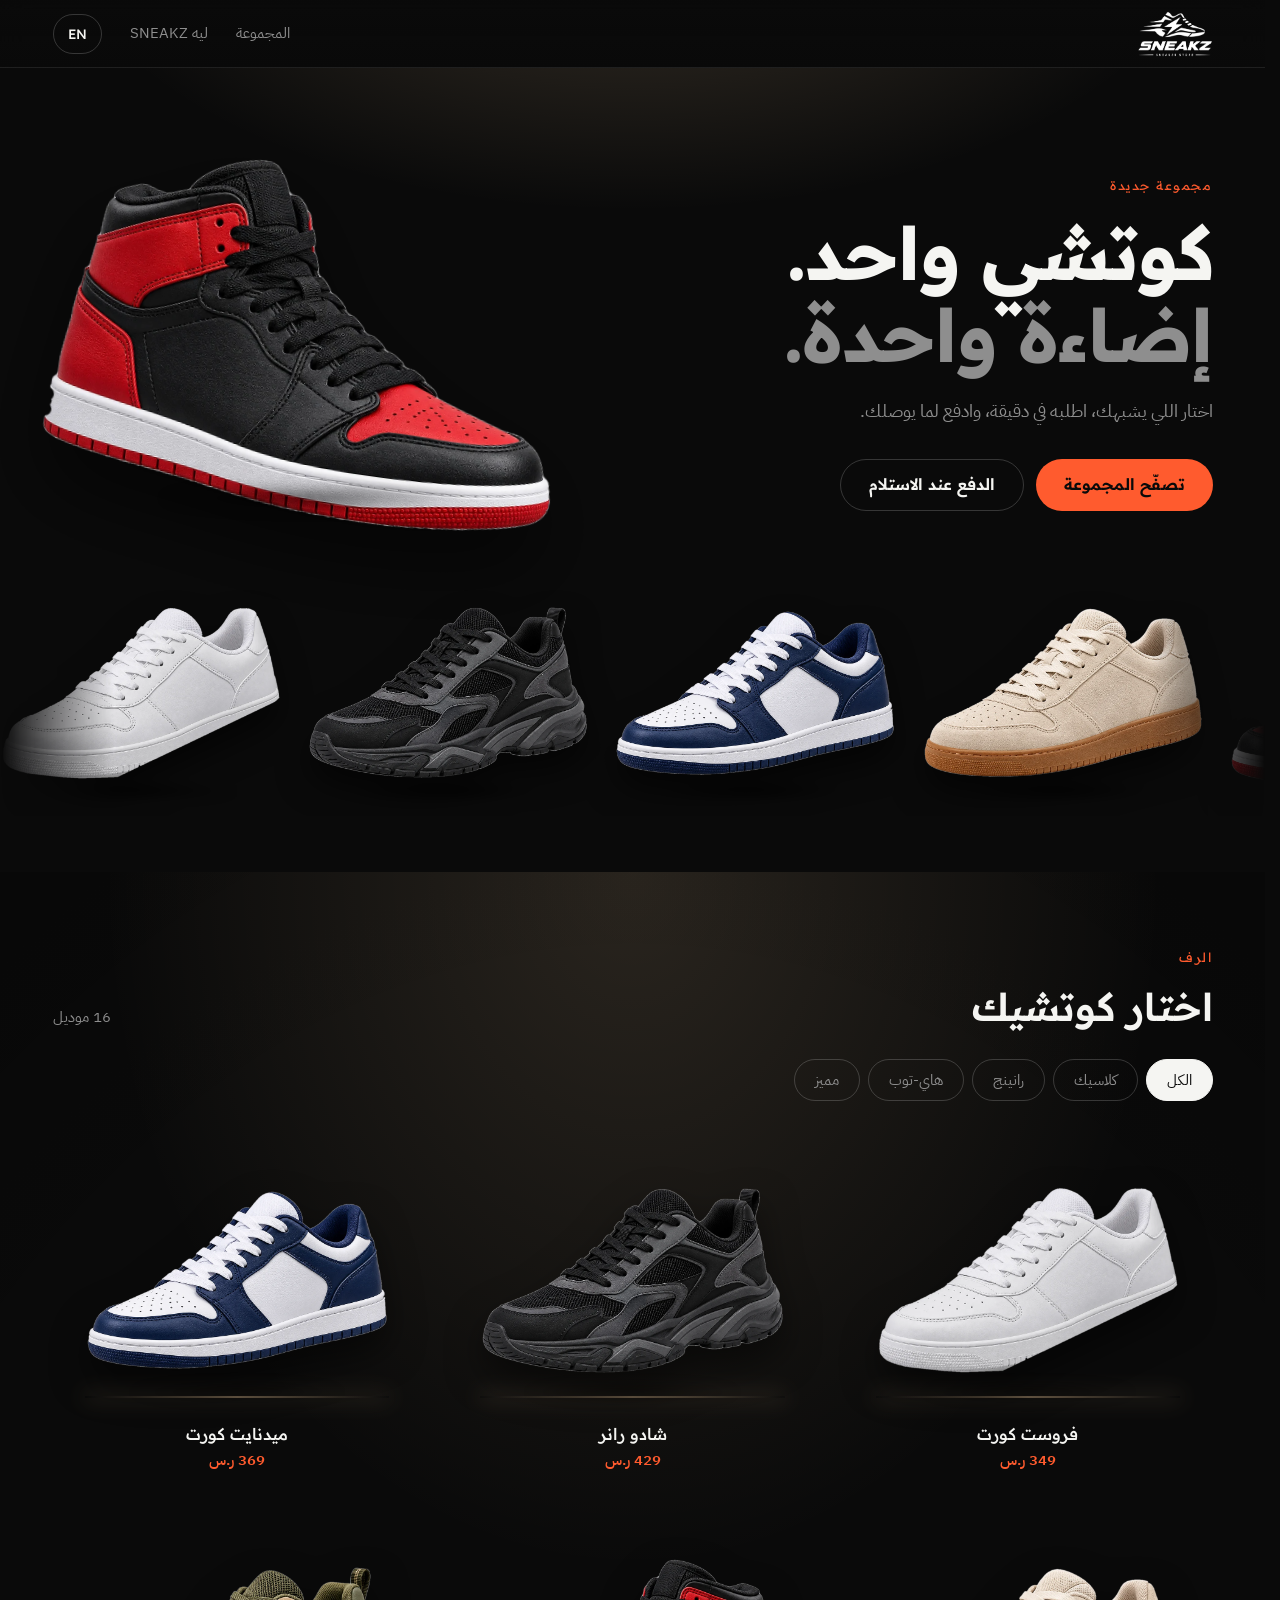
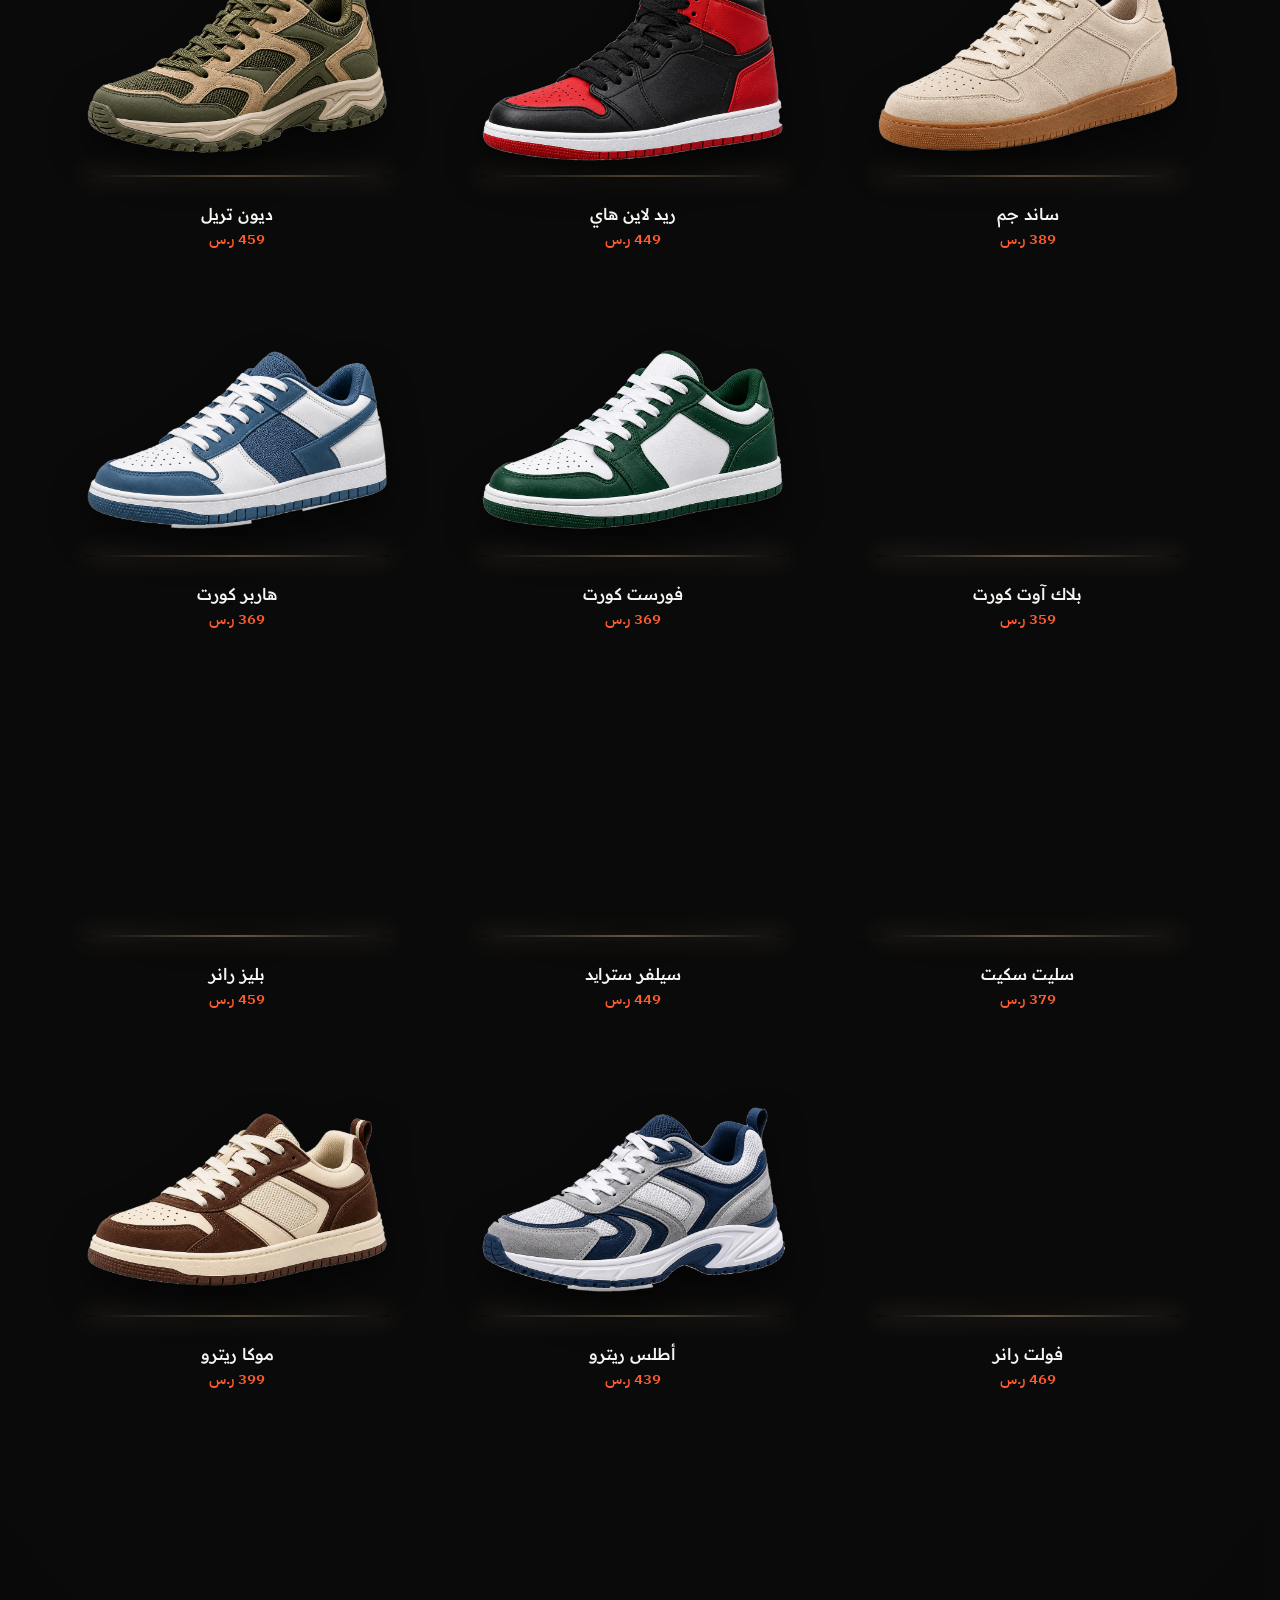
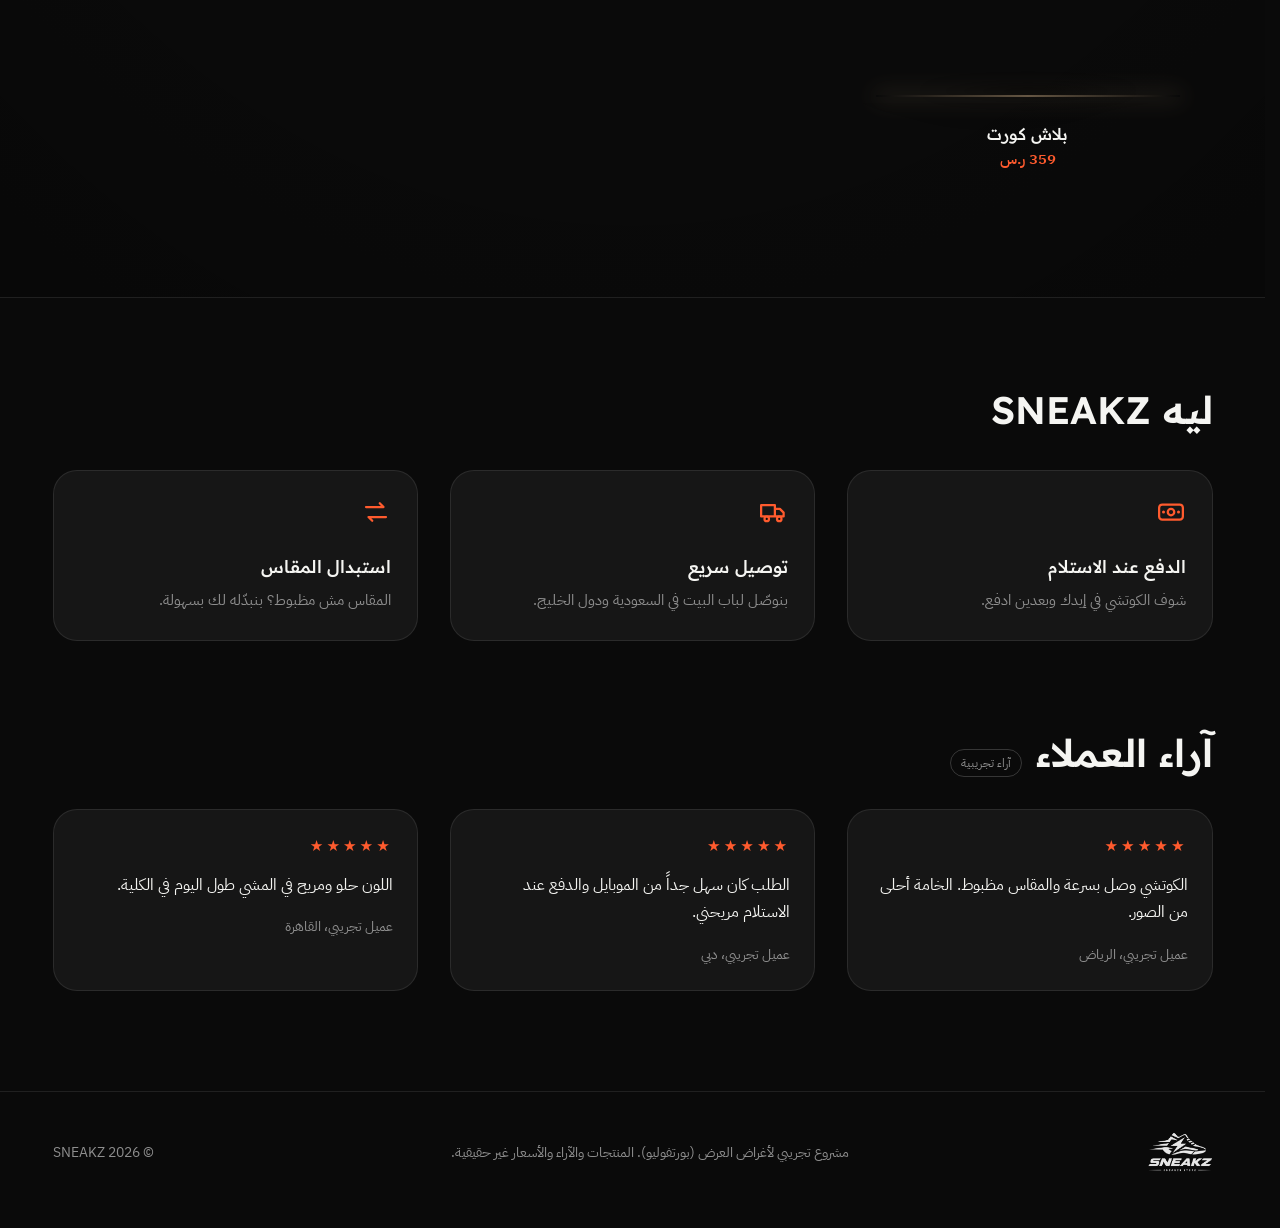
<file: index.html>
<!doctype html>
<html lang="ar" dir="rtl">
<head>
  <meta charset="utf-8">
  <meta name="viewport" content="width=device-width, initial-scale=1, viewport-fit=cover">
  <title>SNEAKZ | كوتشيات بتفرق</title>
  <meta name="description" content="متجر SNEAKZ للكوتشيات. اختار كوتشيك، اطلب، وادفع عند الاستلام.">
  <meta name="theme-color" content="#0a0a0a">

  <!-- مشاركة الرابط (هنضيف صورة og:image في مرحلة الـ SEO) -->
  <meta property="og:type" content="website">
  <meta property="og:title" content="SNEAKZ | كوتشيات بتفرق">
  <meta property="og:description" content="اختار كوتشيك، اطلب، وادفع عند الاستلام.">
  <meta property="og:locale" content="ar_AR">

  <link rel="icon" type="image/png" sizes="32x32" href="assets/favicon-32.png">
  <link rel="icon" type="image/png" sizes="512x512" href="assets/favicon-512.png">
  <link rel="apple-touch-icon" href="assets/apple-touch-icon.png">

  <link rel="preconnect" href="https://fonts.googleapis.com">
  <link rel="preconnect" href="https://fonts.gstatic.com" crossorigin>
  <link rel="stylesheet" href="https://fonts.googleapis.com/css2?family=IBM+Plex+Sans+Arabic:wght@300;400;500;600&family=Readex+Pro:wght@300;400;500;600;700&display=swap">
  <link rel="stylesheet" href="css/style.css">
</head>

<body>

<!-- أيقونات SVG (بتتستخدم بـ <use>) -->
<svg width="0" height="0" style="position:absolute" aria-hidden="true">
  <symbol id="i-x" viewBox="0 0 24 24"><path d="M6 6l12 12M18 6L6 18" fill="none" stroke="currentColor" stroke-width="2" stroke-linecap="round"/></symbol>
  <symbol id="i-chev" viewBox="0 0 24 24"><path d="M9 5l7 7-7 7" fill="none" stroke="currentColor" stroke-width="2" stroke-linecap="round" stroke-linejoin="round"/></symbol>
  <symbol id="i-cash" viewBox="0 0 24 24"><rect x="2.5" y="6" width="19" height="12" rx="2.5" fill="none" stroke="currentColor" stroke-width="1.8"/><circle cx="12" cy="12" r="2.6" fill="none" stroke="currentColor" stroke-width="1.8"/><path d="M6 12h.01M18 12h.01" stroke="currentColor" stroke-width="2.4" stroke-linecap="round"/></symbol>
  <symbol id="i-truck" viewBox="0 0 24 24"><path d="M2.5 6.5h11v9h-11zM13.5 9.5h4l3 3v3h-7z" fill="none" stroke="currentColor" stroke-width="1.8" stroke-linejoin="round"/><circle cx="7" cy="17.5" r="1.8" fill="var(--bg)" stroke="currentColor" stroke-width="1.8"/><circle cx="17" cy="17.5" r="1.8" fill="var(--bg)" stroke="currentColor" stroke-width="1.8"/></symbol>
  <symbol id="i-swap" viewBox="0 0 24 24"><path d="M4 8h14l-3-3M20 16H6l3 3" fill="none" stroke="currentColor" stroke-width="1.8" stroke-linecap="round" stroke-linejoin="round"/></symbol>
  <symbol id="i-check" viewBox="0 0 24 24"><path d="M5 12.5l4.5 4.5L19 7.5" fill="none" stroke="currentColor" stroke-width="2.4" stroke-linecap="round" stroke-linejoin="round"/></symbol>
  <symbol id="i-info" viewBox="0 0 24 24"><circle cx="12" cy="12" r="9" fill="none" stroke="currentColor" stroke-width="1.8"/><path d="M12 11v5M12 8h.01" stroke="currentColor" stroke-width="2" stroke-linecap="round"/></symbol>
</svg>

<a class="skip-link" href="#shelf" data-i18n="skip">تخطي إلى المحتوى</a>

<!-- ======================= الهيدر ======================= -->
<header class="header">
  <div class="container header__inner">
    <a class="brand" href="#top" aria-label="SNEAKZ">
      <img src="assets/logo.webp" alt="SNEAKZ" width="76" height="46">
    </a>
    <nav class="header__nav" aria-label="main">
      <a class="header__link" href="#shelf" data-i18n="nav.shop">المجموعة</a>
      <a class="header__link" href="#why" data-i18n="nav.why">ليه SNEAKZ</a>
      <button class="lang-btn" id="langBtn" type="button" aria-label="Switch to English">EN</button>
    </nav>
  </div>
</header>

<main id="top">

  <!-- ======================= الهيرو ======================= -->
  <section class="hero">
    <div class="container hero__inner">
      <div class="hero__text">
        <span class="eyebrow" data-i18n="hero.eyebrow">مجموعة جديدة</span>
        <h1 class="hero__title">
          <b data-i18n="hero.title1" style="font-weight:inherit">كوتشي واحد.</b>
          <span data-i18n="hero.title2">إضاءة واحدة.</span>
        </h1>
        <p class="hero__sub" data-i18n="hero.sub">اختار اللي يشبهك، اطلبه في دقيقة، وادفع لما يوصلك.</p>
        <div class="hero__actions">
          <a class="btn btn--primary" href="#shelf" data-i18n="hero.cta">تصفّح المجموعة</a>
          <a class="btn btn--ghost" href="#why" data-i18n="hero.cta2">الدفع عند الاستلام</a>
        </div>
      </div>
      <div class="hero__visual">
        <div class="hero__stage" id="heroStage">
          <img id="heroImg" src="assets/products/shoe-05.webp" alt="" width="560" height="381" fetchpriority="high">
        </div>
      </div>
    </div>

    <!-- شريط الكوتشيات المتحرك: بيتملي من app.js -->
    <div class="marquee" id="marquee" role="region" aria-label="كوتشيات SNEAKZ">
      <div class="marquee__track" id="marqueeTrack"></div>
    </div>
  </section>

  <!-- ======================= الرف ======================= -->
  <section class="shelf-section" id="shelf" aria-labelledby="shelfTitle">
    <div class="container">
      <div class="shelf-head">
        <div>
          <span class="eyebrow" data-i18n="shelf.eyebrow">الرف</span>
          <h2 class="section-title" id="shelfTitle" data-i18n="shelf.title">اختار كوتشيك</h2>
        </div>
        <p class="shelf-count" id="shelfCount" aria-live="polite"></p>
      </div>

      <div class="filters" id="filters" role="group" aria-label="filter"></div>

      <div class="shelf" id="shelfGrid"></div>
      <div class="dots" id="dots" aria-hidden="false"></div>
    </div>
  </section>

  <!-- ======================= المميزات ======================= -->
  <section class="features" id="why">
    <div class="container">
      <h2 class="section-title" data-i18n="why.title">ليه SNEAKZ</h2>
      <div class="features__grid">
        <article class="feature">
          <svg class="icon" aria-hidden="true"><use href="#i-cash"/></svg>
          <h3 data-i18n="why.1.t">الدفع عند الاستلام</h3>
          <p data-i18n="why.1.p">شوف الكوتشي في إيدك وبعدين ادفع.</p>
        </article>
        <article class="feature">
          <svg class="icon" aria-hidden="true"><use href="#i-truck"/></svg>
          <h3 data-i18n="why.2.t">توصيل سريع</h3>
          <p data-i18n="why.2.p">بنوصّل لباب البيت في السعودية ودول الخليج.</p>
        </article>
        <article class="feature">
          <svg class="icon" aria-hidden="true"><use href="#i-swap"/></svg>
          <h3 data-i18n="why.3.t">استبدال المقاس</h3>
          <p data-i18n="why.3.p">المقاس مش مظبوط؟ بنبدّله لك بسهولة.</p>
        </article>
      </div>
    </div>
  </section>

  <!-- ======================= الآراء (تجريبية) ======================= -->
  <section class="reviews">
    <div class="container">
      <div class="reviews__head">
        <h2 class="section-title" data-i18n="rev.title">آراء العملاء</h2>
        <span class="demo-tag" data-i18n="rev.demo">آراء تجريبية</span>
      </div>
      <div class="reviews__grid">
        <figure class="review" style="margin:0">
          <div class="review__stars" aria-hidden="true">★★★★★</div>
          <p data-i18n="rev.1">الكوتشي وصل بسرعة والمقاس مظبوط. الخامة أحلى من الصور.</p>
          <footer data-i18n="rev.1.n">عميل تجريبي، الرياض</footer>
        </figure>
        <figure class="review" style="margin:0">
          <div class="review__stars" aria-hidden="true">★★★★★</div>
          <p data-i18n="rev.2">الطلب كان سهل جداً من الموبايل والدفع عند الاستلام مريحني.</p>
          <footer data-i18n="rev.2.n">عميل تجريبي، دبي</footer>
        </figure>
        <figure class="review" style="margin:0">
          <div class="review__stars" aria-hidden="true">★★★★★</div>
          <p data-i18n="rev.3">اللون حلو ومريح في المشي طول اليوم في الكلية.</p>
          <footer data-i18n="rev.3.n">عميل تجريبي، القاهرة</footer>
        </figure>
      </div>
    </div>
  </section>
</main>

<!-- ======================= الفوتر ======================= -->
<footer class="footer">
  <div class="container footer__inner">
    <img src="assets/logo.webp" alt="SNEAKZ" width="66" height="40">
    <p data-i18n="footer.text">مشروع تجريبي لأغراض العرض (بورتفوليو). المنتجات والآراء والأسعار غير حقيقية.</p>
    <p data-i18n="footer.copy">© 2026 SNEAKZ</p>
  </div>
</footer>


<!-- ==========================================================================
     وضع الفوكس + لوحة التفاصيل والطلب
     - كمبيوتر: الكوتشي بيتكبّر في النص واللوحة من الجنب
     - موبايل: اللوحة بتطلع من تحت (Bottom Sheet)
     ========================================================================== -->
<div class="focus" id="focus" role="dialog" aria-modal="true" aria-labelledby="pName" hidden>
  <div class="focus__backdrop" data-close></div>

  <div class="focus__stage" aria-hidden="true">
    <div class="focus__floor"></div>
    <img class="focus__img" id="focusImg" alt="" width="780" height="520">
  </div>

  <button class="focus__nav focus__nav--prev" id="navPrev" type="button" aria-label="السابق">
    <svg class="icon" aria-hidden="true"><use href="#i-chev"/></svg>
  </button>
  <button class="focus__nav focus__nav--next" id="navNext" type="button" aria-label="التالي">
    <svg class="icon" aria-hidden="true"><use href="#i-chev"/></svg>
  </button>
  <div class="focus__counter" id="focusCounter" aria-hidden="true"></div>
  <div class="focus__hint" data-i18n="panel.hint" aria-hidden="true">اضغط Esc للإغلاق، والأسهم للتنقل</div>

  <aside class="panel" id="panel" data-step="details">
    <button class="panel__close" type="button" data-close aria-label="إغلاق" id="closeBtn">
      <svg class="icon" aria-hidden="true"><use href="#i-x"/></svg>
    </button>

    <div class="panel__scroll" id="panelScroll">
      <div class="panel__photo"><img id="panelPhoto" alt="" width="300" height="200"></div>

      <!-- الخطوة 1: التفاصيل -->
      <section class="step step--details">
        <p class="panel__cat" id="pCat"></p>
        <h2 class="panel__name" id="pName"></h2>
        <p class="panel__price" id="pPrice"></p>
        <p class="panel__desc" id="pDesc"></p>

        <div class="field-label" id="sizeLabel">
          <span data-i18n="panel.size">المقاس</span>
          <small data-i18n="panel.sizeNote">مقاسات أوروبية (EU)</small>
        </div>
        <div class="sizes" id="sizes" role="group" aria-labelledby="sizeLabel"></div>
        <p class="field-error" id="sizeError" role="alert"></p>

        <div class="field-label" style="margin-top:8px"><span data-i18n="panel.qty">الكمية</span></div>
        <div class="qty">
          <button type="button" id="qtyMinus" aria-label="-">−</button>
          <output id="qtyOut" aria-live="polite">1</output>
          <button type="button" id="qtyPlus" aria-label="+">+</button>
        </div>

        <ul class="perks">
          <li><svg class="icon" aria-hidden="true"><use href="#i-cash"/></svg><span data-i18n="panel.perk1">الدفع عند الاستلام</span></li>
          <li><svg class="icon" aria-hidden="true"><use href="#i-truck"/></svg><span data-i18n="panel.perk2">توصيل لباب البيت</span></li>
          <li><svg class="icon" aria-hidden="true"><use href="#i-swap"/></svg><span data-i18n="panel.perk3">استبدال المقاس لو ما ناسبش</span></li>
        </ul>
      </section>

      <!-- الخطوة 2: بيانات التوصيل -->
      <section class="step step--form">
        <button class="back-btn" type="button" id="backBtn">
          <svg class="icon" aria-hidden="true"><use href="#i-chev"/></svg>
          <span data-i18n="panel.back">رجوع</span>
        </button>
        <h2 class="panel__name" style="font-size:1.5rem" data-i18n="form.title">بيانات التوصيل</h2>

        <div class="summary" style="margin-top:16px">
          <img id="sumImg" alt="" width="84" height="56">
          <div><b id="sumName"></b><span id="sumMeta"></span></div>
        </div>

        <form class="form" id="orderForm" novalidate autocomplete="on">
          <div class="form__row">
            <label for="fName" data-i18n="form.name">الاسم بالكامل</label>
            <input class="input" id="fName" name="name" type="text" autocomplete="name" required>
            <span class="form__err" id="eName"></span>
          </div>

          <div class="form__row">
            <label for="fCountry" data-i18n="form.country">الدولة</label>
            <select class="input" id="fCountry" name="country" autocomplete="country"></select>
          </div>

          <div class="form__row">
            <label for="fPhone" data-i18n="form.phone">رقم الموبايل</label>
            <div class="phone">
              <span class="phone__code" id="phoneCode">+966</span>
              <input class="input" id="fPhone" name="phone" type="tel" inputmode="tel" autocomplete="tel-national" placeholder="5X XXX XXXX" required>
            </div>
            <span class="form__err" id="ePhone"></span>
          </div>

          <div class="form__row">
            <label for="fCity" data-i18n="form.city">المدينة</label>
            <input class="input" id="fCity" name="city" type="text" autocomplete="address-level2" required>
            <span class="form__err" id="eCity"></span>
          </div>

          <div class="form__row">
            <label for="fAddress" data-i18n="form.address">العنوان بالتفصيل</label>
            <textarea class="input" id="fAddress" name="address" autocomplete="street-address" required></textarea>
            <span class="form__err" id="eAddress"></span>
          </div>

          <div class="form__row">
            <label for="fNotes" data-i18n="form.notes">ملاحظات (اختياري)</label>
            <input class="input" id="fNotes" name="notes" type="text">
          </div>

          <!-- حقل فخ للروبوتات (Honeypot): الزائر الحقيقي مش بيشوفه -->
          <div class="hp" aria-hidden="true">
            <label>Website <input type="text" name="website" id="fWebsite" tabindex="-1" autocomplete="off"></label>
          </div>

          <div class="cod-note">
            <svg class="icon" aria-hidden="true"><use href="#i-cash"/></svg>
            <span data-i18n="form.cod">الدفع كاش عند الاستلام. مفيش أي مبلغ بيتدفع دلوقتي.</span>
          </div>
          <p class="field-error" id="formError" role="alert"></p>
        </form>
      </section>

      <!-- الخطوة 3: تم -->
      <section class="step step--done">
        <div class="done">
          <div class="done__tick"><svg aria-hidden="true"><use href="#i-check"/></svg></div>
          <h2 data-i18n="done.title">تم استلام طلبك</h2>
          <p data-i18n="done.text">هنتواصل معاك على الموبايل لتأكيد الطلب وميعاد التوصيل.</p>
          <span class="done__no"><span data-i18n="done.no">رقم الطلب</span>: <b id="orderNo"></b></span>
          <p style="font-size:.8rem" data-i18n="done.demo">ده موقع تجريبي: الطلب مش بيتبعت لأي حد فعلاً.</p>
          <button class="btn btn--ghost" type="button" data-close data-i18n="done.more">كمّل تصفح</button>
        </div>
      </section>
    </div>

    <div class="panel__footer">
      <div class="panel__total"><span data-i18n="panel.total">الإجمالي</span><strong id="pTotal"></strong></div>
      <button class="btn btn--primary btn--block" type="button" id="mainBtn">اطلب الآن</button>
    </div>
  </aside>
</div>

<script src="js/data.js"></script>
<script src="js/api.js"></script>
<script src="js/app.js"></script>
</body>
</html>
</file>
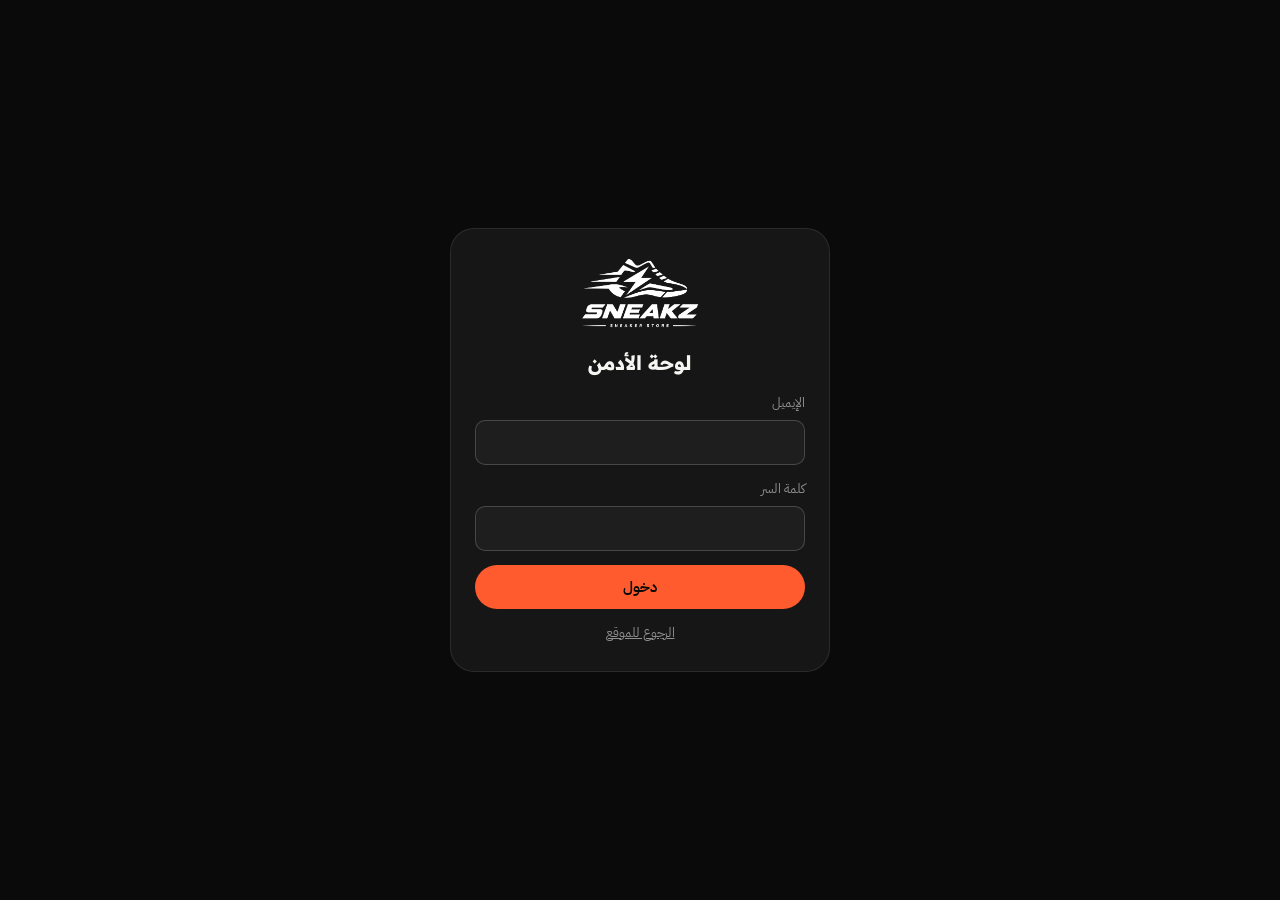
<file: admin.html>
<!doctype html>
<html lang="ar" dir="rtl">
<head>
  <meta charset="utf-8">
  <meta name="viewport" content="width=device-width, initial-scale=1, viewport-fit=cover">
  <meta name="robots" content="noindex, nofollow">
  <meta name="theme-color" content="#0a0a0a">
  <title>SNEAKZ | لوحة الأدمن</title>
  <link rel="icon" type="image/png" sizes="32x32" href="assets/favicon-32.png">
  <link rel="preconnect" href="https://fonts.googleapis.com">
  <link rel="preconnect" href="https://fonts.gstatic.com" crossorigin>
  <link rel="stylesheet" href="https://fonts.googleapis.com/css2?family=IBM+Plex+Sans+Arabic:wght@300;400;500;600&family=Readex+Pro:wght@400;500;600;700&display=swap">
  <link rel="stylesheet" href="css/admin.css">
</head>
<body>

<!-- تسجيل الدخول -->
<main class="login" id="loginView">
  <form class="login__card" id="loginForm" autocomplete="on">
    <img src="assets/logo.webp" alt="SNEAKZ" class="login__logo" width="140" height="auto">
    <h1>لوحة الأدمن</h1>
    <label>الإيميل
      <input type="email" id="lEmail" autocomplete="username" required dir="ltr">
    </label>
    <label>كلمة السر
      <input type="password" id="lPass" autocomplete="current-password" required dir="ltr">
    </label>
    <p class="msg msg--err" id="loginErr" role="alert" hidden></p>
    <button class="btn" type="submit" id="loginBtn">دخول</button>
    <a class="back" href="index.html">الرجوع للموقع</a>
  </form>
</main>

<!-- اللوحة -->
<div class="app" id="appView" hidden>
  <header class="top">
    <img src="assets/logo.webp" alt="SNEAKZ" width="96" height="auto">
    <nav class="tabs" role="tablist">
      <button role="tab" class="tab is-on" data-tab="orders" aria-selected="true">الطلبات <span class="badge" id="newBadge" hidden>0</span></button>
      <button role="tab" class="tab" data-tab="products" aria-selected="false">المنتجات</button>
    </nav>
    <div class="top__end">
      <span class="who" id="who" dir="ltr"></span>
      <button class="btn btn--ghost btn--sm" id="logoutBtn">خروج</button>
    </div>
  </header>

  <main class="wrap">
    <!-- الطلبات -->
    <section id="tab-orders">
      <div class="stats" id="stats"></div>
      <div class="bar">
        <input type="search" id="oSearch" placeholder="ابحث بالاسم أو الموبايل أو المدينة">
        <select id="oFilter" aria-label="فلتر الحالة"></select>
        <button class="btn btn--ghost btn--sm" id="oReload">تحديث</button>
        <button class="btn btn--danger btn--sm" id="oDeleteShown">مسح المعروض</button>
      </div>
      <p class="msg" id="oMsg" role="status"></p>
      <div class="orders" id="orders"></div>
    </section>

    <!-- المنتجات -->
    <section id="tab-products" hidden>
      <div class="bar">
        <strong id="pCount"></strong>
        <span class="grow"></span>
        <button class="btn btn--sm" id="pNew">+ منتج جديد</button>
      </div>
      <p class="msg" id="pMsg" role="status"></p>
      <div class="plist" id="plist"></div>
    </section>
  </main>
</div>

<!-- نموذج المنتج -->
<dialog class="modal" id="pModal">
  <form id="pForm" class="pform" method="dialog">
    <h2 id="pTitle">منتج</h2>
    <div class="pform__img">
      <div class="thumb"><img id="pPreview" alt=""></div>
      <div>
        <label class="btn btn--ghost btn--sm filebtn">رفع صورة
          <input type="file" id="pFile" accept="image/webp,image/png,image/jpeg" hidden>
        </label>
        <p class="hint">حد أقصى 8 ميجا. بتتصغّر وتتحوّل لـ webp تلقائي.</p>
        <label class="check check--sm"><input type="checkbox" id="fRemoveBg" checked> إزالة الخلفية تلقائياً</label>
        <p class="hint" id="pImgStatus" role="status"></p>
      </div>
    </div>
    <div class="grid2">
      <label>الاسم (عربي)<input id="fNameAr" required></label>
      <label>الاسم (إنجليزي)<input id="fNameEn" required dir="ltr"></label>
      <label>السعر<input id="fPrice" type="number" min="1" step="1" required dir="ltr"></label>
      <label>الفئة
        <select id="fCat">
          <option value="classic">كلاسيك</option>
          <option value="running">رانينج</option>
          <option value="hightop">هاي توب</option>
          <option value="special">إصدارات خاصة</option>
        </select>
      </label>
      <label>المقاسات (بفاصلة)<input id="fSizes" placeholder="40,41,42,43" required dir="ltr"></label>
      <label>الترتيب<input id="fSort" type="number" step="1" dir="ltr"></label>
    </div>
    <label>الوصف (عربي)<textarea id="fDescAr" rows="2"></textarea></label>
    <label>الوصف (إنجليزي)<textarea id="fDescEn" rows="2" dir="ltr"></textarea></label>
    <label class="check"><input type="checkbox" id="fActive" checked> ظاهر في الموقع</label>
    <p class="msg msg--err" id="pErr" role="alert" hidden></p>
    <div class="actions">
      <button class="btn" type="submit" id="pSave">حفظ</button>
      <button class="btn btn--ghost" type="button" id="pCancel">إلغاء</button>
      <span class="grow"></span>
      <button class="btn btn--danger btn--sm" type="button" id="pDelete" hidden>حذف</button>
    </div>
  </form>
</dialog>

<script src="js/data.js"></script>
<script src="js/admin.js"></script>
</body>
</html>
</file>
<file: css/style.css>
/* ==========================================================================
   SNEAKZ — style.css
   ملف التنسيق الوحيد للموقع. مقسّم لأقسام، وكل الألوان والمقاسات في المتغيرات
   اللي في الأول (:root) — غيّرها من هنا وهتتغير في الموقع كله.

   الفهرس:
   1. المتغيرات (الألوان / الخطوط / المقاسات)
   2. إعادة الضبط والأساسيات
   3. العناصر المشتركة (أزرار، حاويات)
   4. الهيدر
   5. الهيرو + الشريط المتحرك
   6. الرف (Shelf) + الفلتر + كروت الكوتشيات
   7. وضع الفوكس (Focus) على الكمبيوتر
   8. لوحة التفاصيل والطلب (Panel / Bottom Sheet)
   9. المميزات / الآراء / الفوتر
   10. الموبايل (كاروسيل + Bottom Sheet)
   11. تقليل الحركة
   ========================================================================== */


/* ==========================================================================
   1. المتغيرات
   ========================================================================== */
:root {
  /* الألوان */
  --bg: #0a0a0a;
  --surface: #161616;
  --surface-2: #1e1e1e;
  --line: rgba(255, 255, 255, 0.09);
  --line-strong: rgba(255, 255, 255, 0.18);
  --text: #f5f5f2;
  --muted: #8e8e8e;
  --accent: #ff5b2e;          /* البرتقالي: الأزرار والسعر بس */
  --accent-hover: #ff7448;
  --accent-ink: #0a0a0a;      /* لون الكتابة فوق البرتقالي */
  --spot: 255, 217, 168;      /* لون الإضاءة (RGB) — بيتستخدم مع rgba() */
  --danger: #ff6b6b;
  --ok: #4ade80;

  /* الخطوط */
  --font-head: "Readex Pro", "IBM Plex Sans Arabic", system-ui, sans-serif;
  --font-body: "IBM Plex Sans Arabic", "Readex Pro", system-ui, sans-serif;

  /* الأشكال */
  --radius: 14px;
  --radius-lg: 24px;
  --header-h: 68px;
  --panel-w: min(460px, 40vw);
  --container: 1240px;

  /* الحركة */
  --ease: cubic-bezier(0.22, 0.8, 0.2, 1);
  --t-fast: 0.18s;
  --t: 0.4s;
}


/* ==========================================================================
   2. إعادة الضبط والأساسيات
   ========================================================================== */
*,
*::before,
*::after { box-sizing: border-box; }

html {
  scrollbar-gutter: stable;
  -webkit-text-size-adjust: 100%;
  scroll-behavior: smooth;
  scroll-padding-top: calc(var(--header-h) + 12px);
}

body {
  margin: 0;
  min-height: 100vh;
  background: var(--bg);
  color: var(--text);
  font-family: var(--font-body);
  font-size: 1rem;
  line-height: 1.7;
  -webkit-font-smoothing: antialiased;
  text-rendering: optimizeLegibility;
}

/* لما الفوكس يكون مفتوح نمنع سكرول الصفحة اللي ورا */
body.is-locked { overflow: hidden; }

img { display: block; max-width: 100%; height: auto; }

button, input, select, textarea { font: inherit; color: inherit; }
button { cursor: pointer; background: none; border: 0; padding: 0; }
a { color: inherit; text-decoration: none; }
h1, h2, h3, p { margin: 0; }

:focus-visible {
  outline: 2px solid var(--accent);
  outline-offset: 3px;
  border-radius: 6px;
}

.sr-only {
  position: absolute; width: 1px; height: 1px; padding: 0; margin: -1px;
  overflow: hidden; clip: rect(0, 0, 0, 0); white-space: nowrap; border: 0;
}

.skip-link {
  position: absolute; inset-inline-start: 12px; top: -60px; z-index: 100;
  background: var(--accent); color: var(--accent-ink);
  padding: 10px 16px; border-radius: 10px; font-weight: 600;
  transition: top var(--t-fast);
}
.skip-link:focus { top: 12px; }


/* ==========================================================================
   3. العناصر المشتركة
   ========================================================================== */
.container {
  width: 100%;
  max-width: var(--container);
  margin-inline: auto;
  padding-inline: clamp(16px, 4vw, 40px);
}

.eyebrow {
  display: inline-block;
  font-family: var(--font-head);
  font-size: 0.8rem;
  letter-spacing: 0.12em;
  text-transform: uppercase;
  color: var(--accent);
  margin-bottom: 14px;
}

.section-title {
  font-family: var(--font-head);
  font-weight: 600;
  font-size: clamp(1.6rem, 3.4vw, 2.4rem);
  line-height: 1.25;
}

/* الأزرار */
.btn {
  display: inline-flex; align-items: center; justify-content: center; gap: 10px;
  min-height: 52px; padding: 0 28px;
  border-radius: 999px;
  font-family: var(--font-head); font-weight: 600; font-size: 1rem;
  transition: transform var(--t-fast) var(--ease), background var(--t-fast), border-color var(--t-fast), opacity var(--t-fast);
}
.btn:active { transform: scale(0.97); }
.btn--primary { background: var(--accent); color: var(--accent-ink); }
@media (hover: hover) { .btn--primary:hover { background: var(--accent-hover); } }
.btn--ghost { border: 1px solid var(--line-strong); color: var(--text); }
.btn--ghost:hover { border-color: var(--text); }
.btn--block { width: 100%; }
.btn[disabled] { opacity: 0.55; cursor: not-allowed; }

.icon { width: 1.25em; height: 1.25em; flex: none; }
/* الأسهم تنقلب تلقائي في العربي */
[dir="rtl"] .flip-rtl { transform: scaleX(-1); }


/* ==========================================================================
   4. الهيدر
   ========================================================================== */
.header {
  position: sticky; top: 0; z-index: 30;
  height: var(--header-h);
  background: linear-gradient(to bottom, rgba(10, 10, 10, 0.92), rgba(10, 10, 10, 0.7));
  backdrop-filter: blur(14px);
  -webkit-backdrop-filter: blur(14px);
  border-bottom: 1px solid var(--line);
}
.header__inner {
  height: 100%;
  display: flex; align-items: center; justify-content: space-between; gap: 16px;
}
.brand { display: flex; align-items: center; }
.brand img { height: 46px; width: auto; }

.header__nav { display: flex; align-items: center; gap: 28px; }
.header__link {
  font-size: 0.95rem; color: var(--muted);
  transition: color var(--t-fast);
}
.header__link:hover { color: var(--text); }

.lang-btn {
  min-width: 44px; height: 40px; padding: 0 14px;
  border: 1px solid var(--line-strong); border-radius: 999px;
  font-family: var(--font-head); font-size: 0.85rem; font-weight: 500;
  transition: border-color var(--t-fast), background var(--t-fast);
}
.lang-btn:hover { border-color: var(--text); }


/* ==========================================================================
   5. الهيرو
   ========================================================================== */
.hero {
  position: relative;
  overflow: hidden;
  padding-block: clamp(40px, 8vw, 96px) clamp(24px, 5vw, 56px);
}
/* ضوء دافي من فوق */
.hero::before {
  content: "";
  position: absolute; inset: -20% -10% auto -10%; height: 90%;
  background: radial-gradient(ellipse 55% 60% at 50% 0%, rgba(var(--spot), 0.2), transparent 70%);
  pointer-events: none;
}
.hero__inner {
  position: relative;
  display: grid; align-items: center; gap: clamp(24px, 5vw, 64px);
  grid-template-columns: 1.1fr 1fr;
}
.hero__title {
  font-family: var(--font-head); font-weight: 700;
  font-size: clamp(2.3rem, 6.2vw, 4.6rem);
  line-height: 1.12; letter-spacing: -0.01em;
}
.hero__title span { display: block; color: var(--muted); }
.hero__sub {
  margin-top: 20px; max-width: 34ch;
  color: var(--muted); font-size: clamp(1rem, 1.6vw, 1.15rem);
}
.hero__actions { margin-top: 32px; display: flex; flex-wrap: wrap; gap: 12px; }

.hero__visual { position: relative; display: grid; place-items: center; }
.hero__visual img {
  width: min(100%, 560px);
  transform: rotate(-8deg);
  filter: drop-shadow(0 40px 40px rgba(0, 0, 0, 0.55));
  animation: float 6s ease-in-out infinite;
}
[dir="rtl"] .hero__visual img { transform: rotate(8deg) scaleX(-1); }
[dir="rtl"] .hero__visual img { animation-name: float-rtl; }
/* تبديل الكوتشي في الهيرو لوحده: بيختفي وبيتزحلق وبعدين الجديد يدخل */
.hero__stage { display: grid; place-items: center; width: 100%; transition: opacity .45s var(--ease, ease), translate .45s var(--ease, ease); }
.hero__stage.is-out { opacity: 0; translate: -36px 0; }
.hero__stage.is-in  { opacity: 0; translate: 36px 0; transition: none; }
.hero__visual::after { /* ظل الأرضية */
  content: ""; position: absolute; bottom: 2%; width: 60%; height: 28px;
  background: radial-gradient(ellipse at center, rgba(0, 0, 0, 0.6), transparent 70%);
  filter: blur(6px);
}

@keyframes float {
  0%, 100% { transform: rotate(-8deg) translateY(0); }
  50%      { transform: rotate(-8deg) translateY(-14px); }
}
@keyframes float-rtl {
  0%, 100% { transform: rotate(8deg) scaleX(-1) translateY(0); }
  50%      { transform: rotate(8deg) scaleX(-1) translateY(-14px); }
}


/* ---------- شريط الكوتشيات المتحرك (تحت الهيرو) ---------- */
.marquee {
  position: relative;
  margin-top: clamp(28px, 5vw, 64px);
  overflow: hidden;
  direction: ltr;               /* الحركة دايماً من اليمين للشمال حتى في العربي */
  -webkit-mask-image: linear-gradient(90deg, transparent, #000 9%, #000 91%, transparent);
          mask-image: linear-gradient(90deg, transparent, #000 9%, #000 91%, transparent);
}
.marquee__track {
  display: flex; width: max-content;
  animation: marquee var(--dur, 90s) linear infinite;
  will-change: transform;
}
.marquee__set {
  display: flex; flex: none;
  gap: clamp(10px, 2vw, 28px);
  padding-inline-end: clamp(10px, 2vw, 28px);  /* بيخلّي لفّة -50% مظبوطة بالملّي */
}
.marquee__item {
  position: relative; isolation: isolate; flex: none; cursor: pointer;
  width: clamp(190px, 22vw, 290px);
  padding: 14px 0 28px;
  animation: rise 0.9s var(--ease) both;          /* دخول متتابع أول ما الصفحة تفتح */
  animation-delay: var(--d, 0ms);
}
.marquee__item img {
  width: 100%;
  filter: drop-shadow(0 18px 16px rgba(0, 0, 0, 0.55));
  animation: bob 5.5s ease-in-out infinite;       /* طفو خفيف لكل كوتشي */
  animation-delay: var(--b, 0s);
  transition: filter var(--t) var(--ease);
}
.marquee__item::after {                           /* ظل تحت الكوتشي */
  content: ""; position: absolute; z-index: -1;
  inset-inline: 16%; bottom: 16px; height: 18px;
  background: radial-gradient(ellipse at center, rgba(0, 0, 0, 0.65), transparent 70%);
  filter: blur(5px);
}
.marquee__item:hover img { filter: drop-shadow(0 22px 18px rgba(0, 0, 0, 0.6)) brightness(1.1); }

/* بيوقف لما تقف عليه بالماوس أو بالكيبورد، أو لما الفوكس يكون مفتوح */
@media (hover: hover) { .marquee:hover .marquee__track { animation-play-state: paused; } }
.marquee:focus-within .marquee__track,
body.is-locked .marquee__track { animation-play-state: paused; }

@keyframes marquee { to { transform: translateX(-50%); } }
@keyframes bob {
  0%, 100% { transform: translateY(0) rotate(-1deg); }
  50%      { transform: translateY(-10px) rotate(1deg); }
}
@keyframes rise {
  from { opacity: 0; transform: translateY(46px) scale(0.92); }
  to   { opacity: 1; transform: none; }
}


/* ==========================================================================
   6. الرف + الفلتر + الكروت
   ========================================================================== */
.shelf-section {
  position: relative;
  padding-block: clamp(32px, 6vw, 72px) clamp(56px, 8vw, 110px);
  scroll-margin-top: var(--header-h);
}
/* الإضاءة الدرامية فوق الرف */
.shelf-section::before {
  content: "";
  position: absolute; inset: 0; pointer-events: none;
  background:
    radial-gradient(ellipse 60% 38% at 50% 0%, rgba(var(--spot), 0.13), transparent 70%),
    radial-gradient(ellipse 120% 80% at 50% 50%, transparent 55%, rgba(0, 0, 0, 0.55));
}
.shelf-head {
  position: relative;
  display: flex; flex-wrap: wrap; align-items: end; justify-content: space-between;
  gap: 20px; margin-bottom: 28px;
}
.shelf-count { color: var(--muted); font-size: 0.95rem; }

/* الفلتر */
.filters {
  position: relative;
  display: flex; gap: 8px; flex-wrap: wrap;
  margin-bottom: clamp(20px, 4vw, 40px);
}
.chip {
  min-height: 42px; padding: 0 20px;
  border: 1px solid var(--line-strong); border-radius: 999px;
  font-size: 0.92rem; color: var(--muted);
  transition: all var(--t-fast);
}
.chip:hover { color: var(--text); border-color: var(--text); }
.chip[aria-pressed="true"] { background: var(--text); color: var(--bg); border-color: var(--text); }

/* الشبكة (على الكمبيوتر) */
.shelf {
  position: relative;
  display: grid;
  grid-template-columns: repeat(3, minmax(0, 1fr));
  gap: clamp(8px, 2vw, 28px) clamp(12px, 2vw, 28px);
}

.shoe-card {
  position: relative;
  display: flex; flex-direction: column; align-items: center;
  padding: 18px 12px 22px;
  border-radius: var(--radius-lg);
  text-align: center;
  isolation: isolate;
  transition: opacity var(--t) var(--ease);
}
.shoe-card.is-hidden { display: none; }

.shoe-card__stage {
  position: relative;
  width: 100%; aspect-ratio: 4 / 3;
  display: grid; place-items: center;
}
/* لمعة الرف تحت الكوتشي */
.shoe-card__stage::before {
  content: "";
  position: absolute; inset-inline: 6%; bottom: 8%; height: 2px;
  background: linear-gradient(90deg, transparent, rgba(var(--spot), 0.55), transparent);
  box-shadow: 0 0 22px 2px rgba(var(--spot), 0.28);
  opacity: 0.7;
  transition: opacity var(--t) var(--ease);
}
/* ظل الكوتشي على الرف */
.shoe-card__stage::after {
  content: "";
  position: absolute; bottom: 6%; width: 62%; height: 22px;
  background: radial-gradient(ellipse at center, rgba(0, 0, 0, 0.7), transparent 70%);
  filter: blur(5px);
  transition: transform var(--t) var(--ease), opacity var(--t) var(--ease);
  z-index: -1;
}
.shoe-card__img {
  width: 88%; max-height: 100%; object-fit: contain;
  margin-bottom: 5%;
  transition: transform var(--t) var(--ease), filter var(--t) var(--ease), opacity var(--t-fast);
  filter: drop-shadow(0 18px 18px rgba(0, 0, 0, 0.5));
}

.shoe-card__meta { display: block; margin-top: 6px; }
.shoe-card__name, .shoe-card__price { display: block; }
.shoe-card__name {
  font-family: var(--font-head); font-weight: 500; font-size: 1.02rem;
  line-height: 1.3;
}
.shoe-card__price { margin-top: 2px; font-size: 0.95rem; color: var(--accent); font-weight: 600; }
.shoe-card__cta { display: none; }

@media (hover: hover) {
  .shoe-card:hover .shoe-card__img {
    transform: translateY(-12px) scale(1.04);
    filter: drop-shadow(0 30px 26px rgba(0, 0, 0, 0.55));
  }
  .shoe-card:hover .shoe-card__stage::before { opacity: 1; }
  .shoe-card:hover .shoe-card__stage::after { transform: scale(0.88); opacity: 0.8; }

  /* لما الماوس على كوتشي، الباقي يعتّم شوية */
  .shelf:has(.shoe-card:hover) .shoe-card:not(:hover) { opacity: 0.45; }
}

/* الكارت اللي اتفتح في الفوكس: صورته تختفي (النسخة المتحركة بتاخد مكانها) */
.shoe-card.is-lifted .shoe-card__img { opacity: 0; }

.shelf-empty {
  grid-column: 1 / -1; text-align: center; color: var(--muted); padding: 40px 0;
}

/* نقاط الكاروسيل — بتظهر على الموبايل بس */
.dots { display: none; }


/* ==========================================================================
   7. وضع الفوكس (على الكمبيوتر)
   ========================================================================== */
.focus {
  position: fixed; inset: 0; z-index: 60;
}
.focus[hidden] { display: none; }

.focus__backdrop {
  position: absolute; inset: 0;
  background:
    radial-gradient(ellipse 45% 55% at 38% 40%, rgba(var(--spot), 0.16), transparent 70%),
    rgba(5, 5, 5, 0.97);
  backdrop-filter: blur(10px);
  -webkit-backdrop-filter: blur(10px);
  opacity: 0;
  transition: opacity var(--t) var(--ease);
}
.focus.is-open .focus__backdrop { opacity: 1; }

/* المنطقة اللي فيها الكوتشي الكبير (كل الشاشة ماعدا اللوحة) */
.focus__stage {
  position: absolute; inset-block: 0; inset-inline-start: 0;
  inset-inline-end: var(--panel-w);
  display: grid; place-items: center;
  padding: clamp(48px, 8vh, 96px) clamp(24px, 4vw, 64px);
  pointer-events: none;
}
.focus__img {
  width: min(100%, 780px); max-height: 100%;
  object-fit: contain;
  filter: drop-shadow(0 50px 40px rgba(0, 0, 0, 0.6));
  will-change: transform;
}
.focus__floor { /* لمعة الرف تحت الكوتشي الكبير */
  position: absolute; inset-inline: 12%; bottom: 20%; height: 2px;
  background: linear-gradient(90deg, transparent, rgba(var(--spot), 0.6), transparent);
  box-shadow: 0 0 30px 3px rgba(var(--spot), 0.3);
  opacity: 0; transition: opacity var(--t) var(--ease) 0.15s;
}
.focus.is-open .focus__floor { opacity: 1; }

/* أسهم التنقل بين الكوتشيات */
.focus__nav {
  position: absolute; top: 50%; translate: 0 -50%;
  width: 52px; height: 52px; border-radius: 50%;
  border: 1px solid var(--line-strong);
  background: rgba(22, 22, 22, 0.6);
  display: grid; place-items: center;
  opacity: 0; transition: opacity var(--t) var(--ease), border-color var(--t-fast), background var(--t-fast);
  z-index: 2;
}
.focus.is-open .focus__nav { opacity: 1; }
.focus__nav:hover { border-color: var(--text); background: rgba(40, 40, 40, 0.8); }
.focus__nav--prev { inset-inline-start: clamp(16px, 3vw, 40px); }
.focus__nav--next { inset-inline-end: calc(var(--panel-w) + clamp(16px, 3vw, 40px)); }

/* السهم أصله بيشاور يمين. بنقلبه حسب الاتجاه */
.focus__nav--prev .icon { transform: scaleX(-1); }
[dir="rtl"] .focus__nav--prev .icon { transform: none; }
[dir="rtl"] .focus__nav--next .icon { transform: scaleX(-1); }
.back-btn .icon { transform: scaleX(-1); }
[dir="rtl"] .back-btn .icon { transform: none; }
.focus:not([data-step="details"]) .focus__nav,
.focus:not([data-step="details"]) .focus__counter,
.focus:not([data-step="details"]) .focus__hint { visibility: hidden; }

.focus__counter {
  position: absolute; inset-inline-start: clamp(20px, 3vw, 44px); bottom: clamp(20px, 4vh, 40px);
  font-family: var(--font-head); font-size: 0.85rem; color: var(--muted); letter-spacing: 0.08em;
  opacity: 0; transition: opacity var(--t) var(--ease);
}
.focus.is-open .focus__counter { opacity: 1; }

.focus__hint {
  position: absolute; inset-inline-start: 50%; translate: -50% 0; bottom: clamp(20px, 4vh, 40px);
  font-size: 0.8rem; color: var(--muted); opacity: 0;
  transition: opacity var(--t) var(--ease);
}
[dir="rtl"] .focus__hint { translate: 50% 0; }
.focus.is-open .focus__hint { opacity: 0.8; }


/* ==========================================================================
   8. لوحة التفاصيل والطلب (Panel)
      - على الكمبيوتر: لوحة جانبية
      - على الموبايل: Bottom Sheet (شوف قسم 10)
   ========================================================================== */
.panel {
  position: absolute; inset-block: 0; inset-inline-end: 0;
  width: var(--panel-w);
  display: flex; flex-direction: column;
  background: rgba(22, 22, 22, 0.88);
  backdrop-filter: blur(22px);
  -webkit-backdrop-filter: blur(22px);
  border-inline-start: 1px solid var(--line);
  transition: transform var(--t) var(--ease);
  transform: translateX(100%);
  overflow: hidden;
}
[dir="rtl"] .panel { transform: translateX(-100%); }
.focus.is-open .panel { transform: none; }

.panel__close {
  position: absolute; top: 16px; inset-inline-end: 16px; z-index: 3;
  width: 44px; height: 44px; border-radius: 50%;
  display: grid; place-items: center;
  background: rgba(255, 255, 255, 0.06);
  transition: background var(--t-fast);
}
.panel__close:hover { background: rgba(255, 255, 255, 0.14); }

.panel__scroll {
  flex: 1; overflow-y: auto; overscroll-behavior: contain;
  padding: 72px clamp(22px, 3vw, 36px) 28px;
}

/* مقبض السحب — بيظهر على الموبايل بس */
.panel__grab { display: none; }

/* الصورة جوه اللوحة — بتظهر على الموبايل بس */
.panel__photo { display: none; }

.panel__cat {
  font-family: var(--font-head); font-size: 0.78rem; letter-spacing: 0.12em;
  text-transform: uppercase; color: var(--muted);
}
.panel__name {
  margin-top: 6px;
  font-family: var(--font-head); font-weight: 600;
  font-size: clamp(1.6rem, 2.6vw, 2.1rem); line-height: 1.2;
}
.panel__price {
  margin-top: 10px;
  font-family: var(--font-head); font-size: 1.5rem; font-weight: 600; color: var(--accent);
}
.panel__desc { margin-top: 14px; color: var(--muted); font-size: 0.97rem; }

.field-label {
  display: flex; align-items: center; justify-content: space-between;
  margin: 26px 0 10px;
  font-family: var(--font-head); font-size: 0.85rem; font-weight: 500;
}
.field-label small { color: var(--muted); font-weight: 400; font-family: var(--font-body); }

/* المقاسات */
.sizes { display: grid; grid-template-columns: repeat(auto-fill, minmax(56px, 1fr)); gap: 8px; }
.size {
  min-height: 48px; border-radius: 12px;
  border: 1px solid var(--line-strong);
  font-family: var(--font-head); font-size: 0.95rem;
  transition: all var(--t-fast);
}
.size:hover { border-color: var(--text); }
.size[aria-pressed="true"] { background: var(--text); color: var(--bg); border-color: var(--text); }
.sizes.is-missing .size { animation: shake 0.4s; border-color: var(--danger); }

/* الكمية */
.qty { display: inline-flex; align-items: center; border: 1px solid var(--line-strong); border-radius: 999px; }
.qty button { width: 46px; height: 46px; font-size: 1.3rem; border-radius: 50%; transition: background var(--t-fast); }
.qty button:hover { background: rgba(255, 255, 255, 0.08); }
.qty output { min-width: 36px; text-align: center; font-family: var(--font-head); font-weight: 600; }

.perks { margin: 22px 0 0; padding: 0; list-style: none; display: grid; gap: 8px; }
.perks li { display: flex; align-items: center; gap: 10px; font-size: 0.9rem; color: var(--muted); }
.perks .icon { color: var(--accent); }

.field-error { color: var(--danger); font-size: 0.85rem; min-height: 1.3em; margin-top: 8px; }

/* الشريط السفلي الثابت (زر الطلب) */
.panel__footer {
  padding: 16px clamp(22px, 3vw, 36px) calc(18px + env(safe-area-inset-bottom));
  border-top: 1px solid var(--line);
  background: rgba(16, 16, 16, 0.7);
}
.panel__total { display: flex; justify-content: space-between; align-items: baseline; margin-bottom: 12px; font-size: 0.92rem; color: var(--muted); }
.panel__total strong { font-family: var(--font-head); font-size: 1.15rem; color: var(--text); }

/* خطوات اللوحة: تفاصيل ← نموذج ← تم */
.step { display: none; }
.panel[data-step="details"] .step--details,
.panel[data-step="form"] .step--form,
.panel[data-step="done"] .step--done { display: block; }
.panel[data-step="done"] .panel__footer { display: none; }
.panel[data-step="details"] .only-form,
.panel[data-step="form"] .only-details { display: none; }

/* النموذج */
.back-btn {
  display: inline-flex; align-items: center; gap: 6px;
  color: var(--muted); font-size: 0.9rem; margin-bottom: 16px;
}
.back-btn:hover { color: var(--text); }

.summary {
  display: flex; align-items: center; gap: 14px;
  padding: 12px; border: 1px solid var(--line); border-radius: var(--radius);
  background: rgba(255, 255, 255, 0.03); margin-bottom: 6px;
}
.summary img { width: 84px; flex: none; }
.summary b { display: block; font-family: var(--font-head); font-weight: 500; }
.summary span { color: var(--muted); font-size: 0.88rem; }

.form { display: grid; gap: 14px; margin-top: 18px; }
.form__row { display: grid; gap: 6px; }
.form__row label { font-size: 0.85rem; color: var(--muted); }
.input {
  width: 100%; min-height: 50px; padding: 0 16px;
  background: rgba(255, 255, 255, 0.04);
  border: 1px solid var(--line-strong); border-radius: 12px;
  transition: border-color var(--t-fast), background var(--t-fast);
}
textarea.input { padding-block: 12px; min-height: 86px; resize: vertical; }
.input:focus { outline: none; border-color: var(--accent); background: rgba(255, 255, 255, 0.07); }
.input[aria-invalid="true"] { border-color: var(--danger); }
select.input {
  appearance: none; -webkit-appearance: none;
  background-image: url("data:image/svg+xml,%3Csvg xmlns='http://www.w3.org/2000/svg' viewBox='0 0 24 24' fill='none' stroke='%238e8e8e' stroke-width='2' stroke-linecap='round' stroke-linejoin='round'%3E%3Cpath d='M6 9l6 6 6-6'/%3E%3C/svg%3E");
  background-size: 18px; background-repeat: no-repeat;
  background-position: calc(100% - 14px) 50%;
  padding-inline-end: 42px;
}
[dir="rtl"] select.input { background-position: 14px 50%; }
select.input option { background: #1a1a1a; color: var(--text); }

.phone { display: grid; grid-template-columns: auto 1fr; gap: 8px; direction: ltr; }
.phone__code {
  min-width: 76px; display: grid; place-items: center; padding: 0 14px;
  border: 1px solid var(--line-strong); border-radius: 12px; background: rgba(255, 255, 255, 0.04);
  font-family: var(--font-head); font-size: 0.95rem; color: var(--muted);
}
.phone .input { direction: ltr; text-align: start; }

.form__err { color: var(--danger); font-size: 0.8rem; min-height: 1em; }

.cod-note {
  display: flex; gap: 10px; align-items: flex-start;
  padding: 12px 14px; border-radius: 12px;
  background: rgba(var(--spot), 0.07); border: 1px solid rgba(var(--spot), 0.22);
  font-size: 0.88rem;
}
.cod-note .icon { color: var(--spot-solid, #ffd9a8); margin-top: 2px; }

.hp { position: absolute; inset-inline-start: -9999px; width: 1px; height: 1px; opacity: 0; }

/* تم */
.done { text-align: center; padding-top: 24px; }
.done__tick {
  width: 76px; height: 76px; border-radius: 50%; margin: 0 auto 20px;
  display: grid; place-items: center;
  background: rgba(74, 222, 128, 0.12); color: var(--ok);
  animation: pop 0.5s var(--ease);
}
.done__tick svg { width: 38px; height: 38px; }
.done h2 { font-family: var(--font-head); font-size: 1.5rem; }
.done p { color: var(--muted); margin-top: 10px; }
.done__no {
  display: inline-block; margin-top: 18px; padding: 8px 18px;
  border: 1px dashed var(--line-strong); border-radius: 999px;
  font-family: var(--font-head); letter-spacing: 0.06em;
}
.done .btn { margin-top: 28px; }

@keyframes shake {
  0%, 100% { transform: translateX(0); }
  25% { transform: translateX(-5px); }
  75% { transform: translateX(5px); }
}
@keyframes pop { from { transform: scale(0.6); opacity: 0; } to { transform: scale(1); opacity: 1; } }


/* ==========================================================================
   9. المميزات / الآراء / الفوتر
   ========================================================================== */
.features { padding-block: clamp(40px, 7vw, 88px); border-top: 1px solid var(--line); }
.features__grid { display: grid; grid-template-columns: repeat(3, 1fr); gap: clamp(16px, 3vw, 32px); margin-top: 36px; }
.feature {
  padding: 26px; border-radius: var(--radius-lg);
  background: var(--surface); border: 1px solid var(--line);
}
.feature .icon { width: 30px; height: 30px; color: var(--accent); }
.feature h3 { margin-top: 16px; font-family: var(--font-head); font-weight: 500; font-size: 1.1rem; }
.feature p { margin-top: 6px; color: var(--muted); font-size: 0.95rem; }

.reviews { padding-block: 0 clamp(48px, 8vw, 100px); }
.reviews__head { display: flex; align-items: baseline; gap: 14px; flex-wrap: wrap; }
.demo-tag {
  font-size: 0.75rem; padding: 3px 10px; border-radius: 999px;
  border: 1px solid var(--line-strong); color: var(--muted);
}
.reviews__grid { display: grid; grid-template-columns: repeat(3, 1fr); gap: clamp(16px, 3vw, 32px); margin-top: 32px; }
.review { padding: 24px; border-radius: var(--radius-lg); background: var(--surface); border: 1px solid var(--line); }
.review__stars { color: var(--accent); letter-spacing: 3px; font-size: 0.95rem; }
.review p { margin-top: 12px; }
.review footer { margin-top: 16px; font-size: 0.88rem; color: var(--muted); }

.footer { padding-block: 40px 56px; border-top: 1px solid var(--line); color: var(--muted); font-size: 0.9rem; }
.footer__inner { display: flex; flex-wrap: wrap; gap: 20px; align-items: center; justify-content: space-between; }
.footer img { height: 40px; width: auto; opacity: 0.9; }
.footer p { max-width: 60ch; }


/* ==========================================================================
   10. الموبايل والتابلت
   ========================================================================== */
@media (max-width: 1024px) {
  :root { --panel-w: min(420px, 46vw); }
  .shelf { grid-template-columns: repeat(2, minmax(0, 1fr)); }
}

@media (max-width: 800px) {
  :root { --header-h: 60px; }
  .brand img { height: 40px; }
  .header__nav .header__link { display: none; }

  /* ---------- الهيرو ---------- */
  .hero__inner { grid-template-columns: 1fr; text-align: center; }
  .hero__sub { margin-inline: auto; }
  .hero__actions { justify-content: center; }
  .hero__visual { order: -1; }
  .hero__visual img { width: min(78%, 360px); }

  /* ---------- الكاروسيل ---------- */
  .shelf-head { margin-bottom: 18px; }
  .filters {
    flex-wrap: nowrap; overflow-x: auto; scrollbar-width: none;
    margin-inline: calc(-1 * clamp(16px, 4vw, 40px));
    padding-inline: clamp(16px, 4vw, 40px);
  }
  .filters::-webkit-scrollbar { display: none; }
  .chip { flex: none; }

  .shelf {
    display: flex; gap: 0;
    overflow-x: auto; scroll-snap-type: x mandatory;
    -webkit-overflow-scrolling: touch; scrollbar-width: none;
    margin-inline: calc(-1 * clamp(16px, 4vw, 40px));
    padding-inline: 14vw;
    padding-block: 8px 4px;
  }
  .shelf::-webkit-scrollbar { display: none; }

  .shoe-card {
    flex: 0 0 72vw; scroll-snap-align: center;
    padding: 8px 0 12px;
    opacity: 0.4; transform: scale(0.84);
    transition: opacity var(--t) var(--ease), transform var(--t) var(--ease);
  }
  .shoe-card.is-active { opacity: 1; transform: scale(1); }
  .shoe-card__stage { aspect-ratio: 1 / 0.95; }
  .shoe-card__name { font-size: 1.25rem; }
  .shoe-card__price { font-size: 1.1rem; }
  .shoe-card__cta {
    display: inline-flex; align-items: center; gap: 8px;
    margin-top: 14px; padding: 10px 22px; border-radius: 999px;
    border: 1px solid var(--line-strong);
    font-family: var(--font-head); font-size: 0.9rem;
  }

  .dots { display: flex; justify-content: center; gap: 7px; margin-top: 16px; }
  .dots button {
    width: 7px; height: 7px; border-radius: 99px; background: var(--line-strong);
    transition: width var(--t) var(--ease), background var(--t);
  }
  .dots button[aria-current="true"] { width: 22px; background: var(--accent); }

  /* ---------- الفوكس يتحوّل لـ Bottom Sheet ---------- */
  .focus__stage, .focus__nav, .focus__counter, .focus__hint, .focus__floor { display: none; }
  .focus__backdrop { background: rgba(0, 0, 0, 0.7); backdrop-filter: blur(3px); }

  .panel {
    inset-inline: 0; inset-block: auto 0; width: 100%;
    max-height: 92dvh; height: auto;
    border-radius: 26px 26px 0 0;
    border-inline-start: 0; border-top: 1px solid var(--line-strong);
    background: rgba(22, 22, 22, 0.96);
    transform: translateY(105%);
  }
  [dir="rtl"] .panel { transform: translateY(105%); }
  .focus.is-open .panel { transform: none; }
  .panel.is-dragging { transition: none; }
  .panel__grab {
    display: block; position: absolute; top: 0; inset-inline: 64px; height: 44px;
    z-index: 3; touch-action: none; cursor: grab;
  }

  /* مقبض السحب */
  .panel::before {
    content: ""; position: absolute; top: 9px; inset-inline: 0; margin-inline: auto;
    width: 44px; height: 5px; border-radius: 99px; background: var(--line-strong);
    z-index: 4;
  }
  .panel__close { top: 14px; width: 40px; height: 40px; }
  .panel__scroll { padding-top: 34px; padding-bottom: 18px; }

  .panel__photo {
    display: grid; place-items: center; margin: 0 0 6px; padding: 6px 0 0;
    background: radial-gradient(ellipse 60% 55% at 50% 45%, rgba(var(--spot), 0.14), transparent 75%);
  }
  .panel__photo img { width: min(78%, 300px); filter: drop-shadow(0 16px 14px rgba(0, 0, 0, 0.5)); }
  .panel[data-step="form"] .panel__photo,
  .panel[data-step="done"] .panel__photo { display: none; }

  .sizes { grid-template-columns: repeat(auto-fill, minmax(50px, 1fr)); }

  /* ---------- الأقسام ---------- */
  .features__grid, .reviews__grid { grid-template-columns: 1fr; }
  .footer__inner { flex-direction: column; align-items: flex-start; }
}

/* شاشات صغيرة جداً */
@media (max-width: 380px) {
  .hero__title { font-size: 2.1rem; }
  .btn { padding: 0 22px; }
}


/* ==========================================================================
   11. تقليل الحركة (لمن يفضّل كده في إعدادات الجهاز)
   ========================================================================== */
@media (prefers-reduced-motion: reduce) {
  .marquee { overflow-x: auto; }   /* بدل الحركة: سحب يدوي */
  *, *::before, *::after {
    animation-duration: 0.01ms !important;
    animation-iteration-count: 1 !important;
    transition-duration: 0.01ms !important;
    scroll-behavior: auto !important;
  }
}
</file>
<file: css/admin.css>
/* ===== SNEAKZ admin ===== */
:root {
  --bg: #0a0a0a; --surface: #161616; --surface-2: #1e1e1e;
  --line: rgba(255,255,255,.09); --line-strong: rgba(255,255,255,.18);
  --text: #f5f5f2; --muted: #8e8e8e;
  --accent: #ff5b2e; --accent-hover: #ff7448; --accent-ink: #0a0a0a;
  --danger: #ff6b6b; --ok: #4ade80; --warn: #fbbf24; --info: #60a5fa;
  --font-head: "Readex Pro","IBM Plex Sans Arabic",system-ui,sans-serif;
  --font-body: "IBM Plex Sans Arabic","Readex Pro",system-ui,sans-serif;
  --radius: 14px;
}
*,*::before,*::after { box-sizing: border-box; }
[hidden] { display: none !important; }
html { -webkit-text-size-adjust: 100%; }
body { margin: 0; background: var(--bg); color: var(--text); font: 400 15px/1.6 var(--font-body); min-height: 100dvh; }
h1,h2 { font-family: var(--font-head); margin: 0; }
img { max-width: 100%; display: block; }
a { color: inherit; }
button, input, select, textarea { font: inherit; color: inherit; }
:focus-visible { outline: 2px solid var(--accent); outline-offset: 2px; }

input, select, textarea {
  width: 100%; background: var(--surface-2); border: 1px solid var(--line-strong);
  border-radius: 10px; padding: 11px 12px; min-height: 44px;
}
textarea { resize: vertical; }
input:focus, select:focus, textarea:focus { border-color: var(--accent); outline: none; }
label { display: grid; gap: 6px; font-size: 13px; color: var(--muted); }
label.check { display: flex; align-items: center; gap: 10px; color: var(--text); }
label.check input { width: 20px; min-height: 20px; accent-color: var(--accent); }

.btn {
  min-height: 44px; padding: 0 20px; border: 0; border-radius: 999px; cursor: pointer;
  background: var(--accent); color: var(--accent-ink); font-weight: 600;
  display: inline-flex; align-items: center; justify-content: center; text-decoration: none;
}
.btn:hover { background: var(--accent-hover); }
.btn:disabled { opacity: .5; cursor: wait; }
.btn--sm { min-height: 38px; padding: 0 16px; font-size: 14px; }
.btn--ghost { background: transparent; color: var(--text); border: 1px solid var(--line-strong); }
.btn--ghost:hover { background: var(--surface-2); }
.btn--danger { background: transparent; color: var(--danger); border: 1px solid var(--danger); }
.btn--danger:hover { background: rgba(255,107,107,.12); }

.msg { margin: 8px 0; min-height: 1.4em; font-size: 14px; color: var(--muted); }
.msg--err { color: var(--danger); }
.grow { flex: 1; }
.hint { margin: 6px 0 0; font-size: 12px; color: var(--muted); }

/* login */
.login { min-height: 100dvh; display: grid; place-items: center; padding: 20px; }
.login__card {
  width: min(380px, 100%); background: var(--surface); border: 1px solid var(--line);
  border-radius: 24px; padding: 28px 24px; display: grid; gap: 14px;
}
.login__logo { margin: 0 auto 4px; width: 120px; }
.login h1 { font-size: 20px; text-align: center; }
.back { text-align: center; color: var(--muted); font-size: 13px; }

/* top */
.top {
  position: sticky; top: 0; z-index: 5; display: flex; align-items: center; gap: 14px;
  padding: 10px 16px; background: rgba(10,10,10,.92); backdrop-filter: blur(8px);
  border-bottom: 1px solid var(--line); flex-wrap: wrap;
}
.top img { width: 96px; }
.tabs { display: flex; gap: 4px; }
.tab {
  background: none; border: 0; padding: 8px 16px; border-radius: 999px; cursor: pointer;
  color: var(--muted); min-height: 40px; display: inline-flex; align-items: center; gap: 8px;
}
.tab.is-on { background: var(--surface-2); color: var(--text); }
.badge { background: var(--accent); color: var(--accent-ink); font-size: 12px; font-weight: 700; border-radius: 999px; padding: 0 8px; min-width: 22px; text-align: center; }
.top__end { margin-inline-start: auto; display: flex; align-items: center; gap: 10px; }
.who { color: var(--muted); font-size: 12px; max-width: 160px; overflow: hidden; text-overflow: ellipsis; white-space: nowrap; }

.wrap { width: min(1000px, 100%); margin: 0 auto; padding: 18px 16px 60px; }

/* stats */
.stats { display: grid; grid-template-columns: repeat(auto-fit, minmax(130px, 1fr)); gap: 10px; margin-bottom: 16px; }
.stat { background: var(--surface); border: 1px solid var(--line); border-radius: var(--radius); padding: 12px 14px; }
.stat b { display: block; font: 600 24px/1.2 var(--font-head); }
.stat span { font-size: 12px; color: var(--muted); }

.bar { display: flex; gap: 10px; align-items: center; flex-wrap: wrap; }
.bar input[type=search] { flex: 1 1 220px; }
.bar select { width: auto; flex: 0 0 auto; }

/* orders */
.orders { display: grid; gap: 12px; margin-top: 8px; }
.order {
  background: var(--surface); border: 1px solid var(--line); border-radius: var(--radius);
  padding: 14px; display: grid; gap: 10px;
}
.order.is-new { border-color: rgba(255,91,46,.55); }
.order__head { display: flex; gap: 10px; align-items: baseline; flex-wrap: wrap; }
.order__head strong { font: 600 16px var(--font-head); }
.order__time { color: var(--muted); font-size: 12px; margin-inline-start: auto; }
.order__grid { display: grid; grid-template-columns: repeat(auto-fit, minmax(150px, 1fr)); gap: 8px 14px; font-size: 14px; }
.order__grid small { display: block; color: var(--muted); font-size: 12px; }
.order__grid .wide { grid-column: 1 / -1; }
.order__foot { display: flex; gap: 8px; align-items: center; flex-wrap: wrap; }
.order__foot select { width: auto; min-width: 140px; }
.pill { font-size: 12px; padding: 2px 10px; border-radius: 999px; border: 1px solid currentColor; }
.s-new { color: var(--accent); } .s-confirmed { color: var(--info); } .s-shipped { color: var(--warn); }
.s-delivered { color: var(--ok); } .s-cancelled { color: var(--danger); }
.wa { color: var(--ok); border-color: rgba(74,222,128,.5); }

/* products */
.plist { display: grid; grid-template-columns: repeat(auto-fill, minmax(220px, 1fr)); gap: 12px; margin-top: 8px; }
.pcard {
  background: var(--surface); border: 1px solid var(--line); border-radius: var(--radius);
  padding: 12px; text-align: start; cursor: pointer; display: grid; gap: 6px;
}
.pcard:hover { border-color: var(--line-strong); }
.pcard.is-off { opacity: .55; }
.pcard img { aspect-ratio: 4/3; object-fit: contain; width: 100%; }
.pcard b { font-family: var(--font-head); font-weight: 500; }
.pcard small { color: var(--muted); }

/* modal */
.modal { width: min(560px, calc(100% - 24px)); max-height: calc(100dvh - 24px); background: var(--surface); color: var(--text); border: 1px solid var(--line-strong); border-radius: 20px; padding: 0; }
.modal::backdrop { background: rgba(0,0,0,.7); }
.pform { padding: 20px; display: grid; gap: 14px; }
.pform h2 { font-size: 18px; }
.pform__img { display: flex; gap: 14px; align-items: center; }
.thumb { width: 110px; aspect-ratio: 4/3; background: var(--surface-2); border-radius: 10px; display: grid; place-items: center; flex: none; }
.thumb img { max-height: 100%; object-fit: contain; }
.filebtn { cursor: pointer; }
.grid2 { display: grid; grid-template-columns: 1fr 1fr; gap: 12px; }
.actions { display: flex; gap: 10px; align-items: center; }

@media (max-width: 560px) {
  .grid2 { grid-template-columns: 1fr; }
  .top__end { margin-inline-start: 0; }
  .order__time { margin-inline-start: 0; width: 100%; }
}

.check--sm { font-size: 13px; margin-top: 8px; }
.order__foot .grow { flex: 1; }
.progress { height: 4px; background: var(--surface-2); border-radius: 4px; overflow: hidden; margin-top: 6px; }
.progress i { display: block; height: 100%; width: 0; background: var(--accent); transition: width .2s; }
</file>
